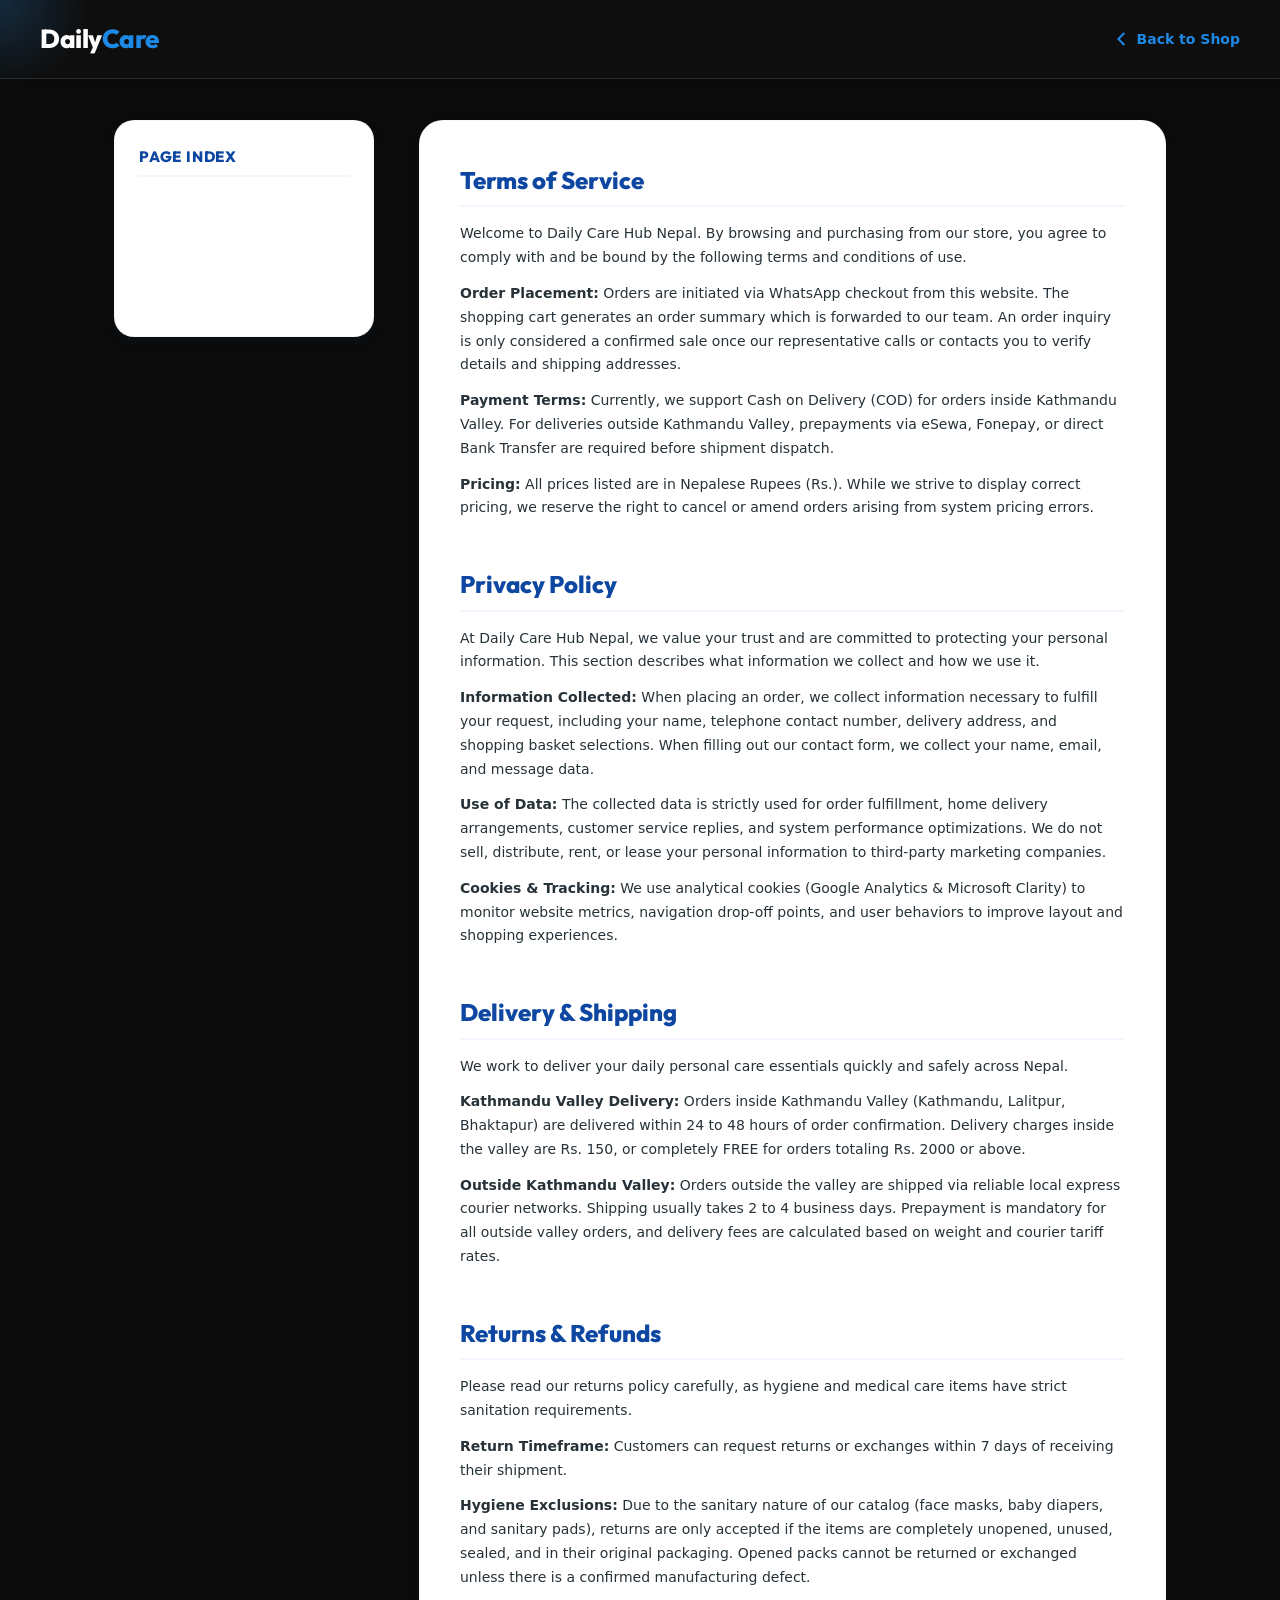
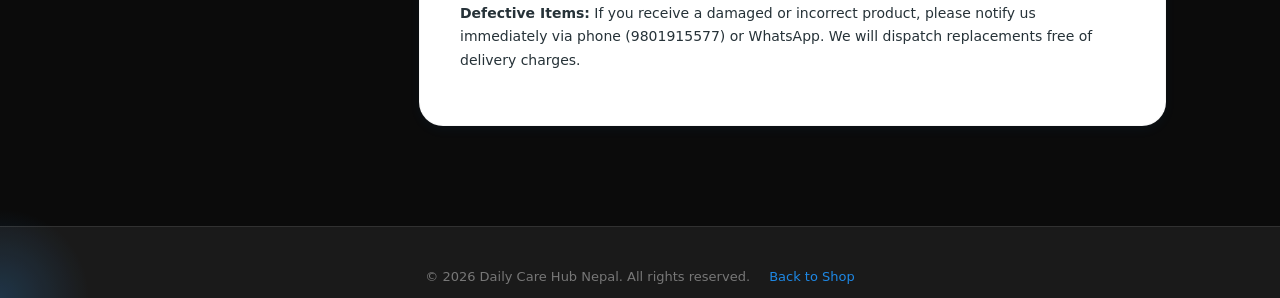
<file: legal.html>
<!DOCTYPE html>
<html lang="en">
<head>
  <meta charset="UTF-8">
  <meta name="viewport" content="width=device-width, initial-scale=1.0">
  <title>Policies - Daily Care Hub Nepal</title>
  
  <meta name="description" content="Read our Terms of Service, Privacy Policy, Delivery Guidelines, and Returns & Refunds Policy for Daily Care Hub Nepal.">
  <meta name="robots" content="noindex, follow">

  <!-- GOOGLE FONTS -->
  <link rel="preconnect" href="https://fonts.googleapis.com">
  <link rel="preconnect" href="https://fonts.gstatic.com" crossorigin>
  <link href="https://fonts.googleapis.com/css2?family=Outfit:wght@400;600;700;800&family=Poppins:wght@300;400;500;600;700&display=swap" rel="stylesheet">

  <link rel="stylesheet" href="style.css">
</head>
<body class="legal-body">

  <!-- DYNAMIC CURSOR GLOW -->
  <div class="cursor-glow"></div>

  <!-- HEADER / MINI NAVBAR -->
  <header class="legal-header">
    <div class="container nav">
      <h2 class="logo" onclick="window.location.href='index.html'" style="cursor:pointer">Daily<span>Care</span></h2>
      <a href="index.html" class="legal-back-btn" style="margin-bottom:0">
        <svg viewBox="0 0 24 24" width="16" height="16" fill="currentColor" aria-hidden="true" style="transform: rotate(180deg)">
          <path d="M5.88 4.12L13.76 12l-7.88 7.88L8 22l10-10L8 2L5.88 4.12z"/>
        </svg>
        Back to Shop
      </a>
    </div>
  </header>

  <!-- CONTENT GRID -->
  <div class="legal-container">
    <div class="legal-grid">
      
      <!-- STICKY SIDEBAR INDEX -->
      <aside class="legal-sidebar">
        <h3>Page Index</h3>
        <nav class="legal-menu" aria-label="Legal document links">
          <a href="#terms" class="active">Terms of Service</a>
          <a href="#privacy">Privacy Policy</a>
          <a href="#delivery">Delivery & Shipping</a>
          <a href="#returns">Returns & Refunds</a>
        </nav>
      </aside>

      <!-- POLICY SECTIONS -->
      <main class="legal-content-card">
        
        <!-- TERMS OF SERVICE -->
        <section id="terms" class="legal-section">
          <h2>Terms of Service</h2>
          <p>Welcome to Daily Care Hub Nepal. By browsing and purchasing from our store, you agree to comply with and be bound by the following terms and conditions of use.</p>
          <p><strong>Order Placement:</strong> Orders are initiated via WhatsApp checkout from this website. The shopping cart generates an order summary which is forwarded to our team. An order inquiry is only considered a confirmed sale once our representative calls or contacts you to verify details and shipping addresses.</p>
          <p><strong>Payment Terms:</strong> Currently, we support Cash on Delivery (COD) for orders inside Kathmandu Valley. For deliveries outside Kathmandu Valley, prepayments via eSewa, Fonepay, or direct Bank Transfer are required before shipment dispatch.</p>
          <p><strong>Pricing:</strong> All prices listed are in Nepalese Rupees (Rs.). While we strive to display correct pricing, we reserve the right to cancel or amend orders arising from system pricing errors.</p>
        </section>

        <!-- PRIVACY POLICY -->
        <section id="privacy" class="legal-section">
          <h2>Privacy Policy</h2>
          <p>At Daily Care Hub Nepal, we value your trust and are committed to protecting your personal information. This section describes what information we collect and how we use it.</p>
          <p><strong>Information Collected:</strong> When placing an order, we collect information necessary to fulfill your request, including your name, telephone contact number, delivery address, and shopping basket selections. When filling out our contact form, we collect your name, email, and message data.</p>
          <p><strong>Use of Data:</strong> The collected data is strictly used for order fulfillment, home delivery arrangements, customer service replies, and system performance optimizations. We do not sell, distribute, rent, or lease your personal information to third-party marketing companies.</p>
          <p><strong>Cookies & Tracking:</strong> We use analytical cookies (Google Analytics & Microsoft Clarity) to monitor website metrics, navigation drop-off points, and user behaviors to improve layout and shopping experiences.</p>
        </section>

        <!-- DELIVERY & SHIPPING -->
        <section id="delivery" class="legal-section">
          <h2>Delivery & Shipping</h2>
          <p>We work to deliver your daily personal care essentials quickly and safely across Nepal.</p>
          <p><strong>Kathmandu Valley Delivery:</strong> Orders inside Kathmandu Valley (Kathmandu, Lalitpur, Bhaktapur) are delivered within 24 to 48 hours of order confirmation. Delivery charges inside the valley are Rs. 150, or completely FREE for orders totaling Rs. 2000 or above.</p>
          <p><strong>Outside Kathmandu Valley:</strong> Orders outside the valley are shipped via reliable local express courier networks. Shipping usually takes 2 to 4 business days. Prepayment is mandatory for all outside valley orders, and delivery fees are calculated based on weight and courier tariff rates.</p>
        </section>

        <!-- RETURNS & REFUNDS -->
        <section id="returns" class="legal-section">
          <h2>Returns & Refunds</h2>
          <p>Please read our returns policy carefully, as hygiene and medical care items have strict sanitation requirements.</p>
          <p><strong>Return Timeframe:</strong> Customers can request returns or exchanges within 7 days of receiving their shipment.</p>
          <p><strong>Hygiene Exclusions:</strong> Due to the sanitary nature of our catalog (face masks, baby diapers, and sanitary pads), returns are only accepted if the items are completely unopened, unused, sealed, and in their original packaging. Opened packs cannot be returned or exchanged unless there is a confirmed manufacturing defect.</p>
          <p><strong>Defective Items:</strong> If you receive a damaged or incorrect product, please notify us immediately via phone (9801915577) or WhatsApp. We will dispatch replacements free of delivery charges.</p>
        </section>

      </main>
      
    </div>
  </div>

  <footer class="footer" style="padding-top: 30px; margin-top: 40px;">
    <div class="container footer-bottom" style="border-top:none; padding:10px 0;">
      <p>&copy; 2026 Daily Care Hub Nepal. All rights reserved. <a href="index.html" style="color:var(--primary); text-decoration:none; margin-left:15px;">Back to Shop</a></p>
    </div>
  </footer>

  <!-- TOAST NOTIFICATION CONTAINER -->
  <div id="toast-container" class="toast-container" aria-live="assertive" aria-atomic="true"></div>

  <!-- JAVASCRIPT -->
  <script src="script.js" defer></script>
</body>
</html>
</file>
<file: style.css>
:root {
  --primary: #1e88e5;
  --primary-hover: #1565c0;
  --primary-rgb: 30, 136, 229;
  --dark: #0d47a1;
  --soft: #f3f7fd;
  --accent: #ffb74d;
  
  --text-main: #263238;
  --text-muted: #546e7a;
  --card-bg: rgba(255, 255, 255, 0.85);
  
  --shadow-sm: 0 4px 12px rgba(30, 136, 229, 0.05);
  --shadow-md: 0 10px 30px rgba(30, 136, 229, 0.08);
  --shadow-lg: 0 20px 50px rgba(13, 71, 161, 0.15);
  
  --font-body: 'Poppins', sans-serif;
  --font-heading: 'Outfit', sans-serif;
  --transition: all 0.3s cubic-bezier(0.4, 0, 0.2, 1);
}

/* RESET */
* {
  margin: 0;
  padding: 0;
  box-sizing: border-box;
}

html {
  scroll-behavior: smooth;
}

/* KEYBOARD NAVIGATION ACCESSIBILITY */
:focus-visible {
  outline: 3px solid var(--accent) !important;
  outline-offset: 3px !important;
}

/* GLOBAL */
body {
  font-family: var(--font-body);
  background: linear-gradient(135deg, #e6f0ff, #f3f7fd);
  color: var(--text-main);
  overflow-x: hidden;
  line-height: 1.6;
}

/* FLOATING BG LOGO */
body::before {
  content: "";
  position: fixed;
  top: 50%;
  left: 50%;
  width: 500px;
  height: 500px;
  background-image: url('images/imageshero.jpg.jpeg');
  background-repeat: no-repeat;
  background-position: center;
  background-size: contain;
  transform: translate(-50%, -50%);
  opacity: 0.12;
  filter: grayscale(100%) contrast(130%) blur(0.5px)
          drop-shadow(0 0 60px rgba(30,136,229,0.4));
  pointer-events: none;
  z-index: -2;
  animation: floatLogo 8s ease-in-out infinite;
}

@keyframes floatLogo {
  0% { transform: translate(-50%, -50%) translateY(0px); }
  50% { transform: translate(-50%, -50%) translateY(-20px); }
  100% { transform: translate(-50%, -50%) translateY(0px); }
}

/* CONTAINER */
.container {
  max-width: 1200px;
  margin: 0 auto;
  padding: 0 24px;
}

.section {
  padding: 100px 0;
}

.section-header {
  text-align: center;
  margin-bottom: 50px;
}

.section-header h2 {
  font-family: var(--font-heading);
  font-size: 38px;
  font-weight: 800;
  color: var(--dark);
}

.section-header p {
  color: var(--text-muted);
  font-size: 16px;
  margin-top: 10px;
}

/* CURSOR GLOW */
.cursor-glow {
  position: fixed;
  width: 180px;
  height: 180px;
  background: radial-gradient(circle, rgba(30,136,229,0.22), transparent 70%);
  border-radius: 50%;
  pointer-events: none;
  transform: translate(-50%, -50%);
  z-index: 9999;
  mix-blend-mode: screen;
}

/* HEADER & NAVBAR */
header {
  position: fixed;
  width: 100%;
  backdrop-filter: blur(15px);
  -webkit-backdrop-filter: blur(15px);
  background: rgba(255,255,255,0.7);
  z-index: 1000;
  border-bottom: 1px solid rgba(255,255,255,0.3);
  box-shadow: 0 2px 20px rgba(30,136,229,0.03);
}

.nav {
  display: flex;
  justify-content: space-between;
  align-items: center;
  padding: 18px 0;
}

.logo {
  font-family: var(--font-heading);
  font-weight: 800;
  font-size: 26px;
  color: var(--dark);
  letter-spacing: -0.5px;
}

.logo span {
  color: var(--primary);
}

nav a {
  margin: 0 20px;
  text-decoration: none;
  color: var(--text-main);
  font-weight: 500;
  font-size: 15px;
  transition: var(--transition);
  position: relative;
}

nav a::after {
  content: "";
  position: absolute;
  bottom: -6px;
  left: 0;
  width: 0;
  height: 2px;
  background-color: var(--primary);
  transition: var(--transition);
}

nav a:hover::after {
  width: 100%;
}

nav a:hover {
  color: var(--primary);
}

.nav-controls {
  display: flex;
  align-items: center;
  gap: 15px;
}

/* CART BUTTON */
.cart-btn {
  cursor: pointer;
  background: rgba(30, 136, 229, 0.1);
  color: var(--primary);
  padding: 10px;
  border-radius: 50%;
  display: flex;
  align-items: center;
  justify-content: center;
  transition: var(--transition);
  position: relative;
}

.cart-btn:hover {
  background: var(--primary);
  color: white;
  transform: translateY(-2px);
}

#cart-count {
  position: absolute;
  top: -4px;
  right: -4px;
  background: var(--accent);
  color: white;
  font-size: 11px;
  font-weight: 700;
  width: 18px;
  height: 18px;
  border-radius: 50%;
  display: flex;
  align-items: center;
  justify-content: center;
  border: 2px solid white;
}

/* HAMBURGER TOGGLE */
.menu-toggle {
  display: none;
  flex-direction: column;
  justify-content: space-between;
  width: 24px;
  height: 18px;
  background: transparent;
  border: none;
  cursor: pointer;
  padding: 0;
  z-index: 1600;
}

.menu-toggle span {
  width: 100%;
  height: 2px;
  background-color: var(--dark);
  border-radius: 2px;
  transition: var(--transition);
}

.menu-toggle.active span:nth-child(1) {
  transform: translateY(8px) rotate(45deg);
}

.menu-toggle.active span:nth-child(2) {
  opacity: 0;
}

.menu-toggle.active span:nth-child(3) {
  transform: translateY(-8px) rotate(-45deg);
}

/* HERO SECTION */
.hero {
  height: 100vh;
  background:
    radial-gradient(circle at 15% 15%, rgba(30,136,229,0.25), transparent 45%),
    radial-gradient(circle at 85% 85%, rgba(66,165,245,0.25), transparent 45%),
    linear-gradient(rgba(0,0,0,0.45), rgba(0,0,0,0.6)),
    url('images/imageshero.jpg.jpeg') center/cover no-repeat;
  display: flex;
  align-items: center;
  justify-content: center;
  perspective: 1000px;
}

.glass {
  backdrop-filter: blur(20px);
  -webkit-backdrop-filter: blur(20px);
  background: rgba(255,255,255,0.06);
  padding: 50px 70px;
  border-radius: 30px;
  text-align: center;
  color: white;
  border: 1px solid rgba(255,255,255,0.18);
  box-shadow: 0 25px 80px rgba(0,0,0,0.4);
  max-width: 650px;
  width: 90%;
  transition: transform 0.2s ease-out;
}

.hero-title {
  font-family: var(--font-heading);
  font-size: 52px;
  font-weight: 800;
  line-height: 1.2;
}

.hero-tagline {
  font-size: 19px;
  margin-top: 15px;
  opacity: 0.9;
}

.hero-buttons {
  margin-top: 30px;
}

/* BUTTONS */
.btn {
  padding: 14px 32px;
  border-radius: 50px;
  font-family: var(--font-body);
  font-size: 15px;
  font-weight: 600;
  color: white;
  text-decoration: none;
  border: none;
  cursor: pointer;
  display: inline-flex;
  align-items: center;
  justify-content: center;
  position: relative;
  overflow: hidden;
  transition: var(--transition);
  background: linear-gradient(135deg, var(--primary), #42a5f5);
  box-shadow: 0 4px 15px rgba(30,136,229,0.25);
  outline: none;
}

.btn:hover {
  transform: translateY(-3px);
  box-shadow: 0 10px 25px rgba(30,136,229,0.4);
}

.btn::before {
  content: "";
  position: absolute;
  top: 0;
  left: -120%;
  width: 100%;
  height: 100%;
  background: linear-gradient(120deg, transparent, rgba(255,255,255,0.4), transparent);
  transition: 0.6s;
}

.btn:hover::before {
  left: 120%;
}

.btn-secondary {
  background: var(--soft);
  color: var(--primary);
  border: 1px solid rgba(30, 136, 229, 0.2);
  box-shadow: none;
}

.btn-secondary:hover {
  background: var(--primary);
  color: white;
  border-color: var(--primary);
  box-shadow: 0 6px 18px rgba(30,136,229,0.2);
}

.btn-primary {
  width: 100%;
}

/* CONTROLS (SEARCH & FILTER) */
.shop-controls {
  display: flex;
  justify-content: space-between;
  align-items: center;
  flex-wrap: wrap;
  gap: 20px;
  margin-bottom: 45px;
}

.category-filters {
  display: flex;
  gap: 10px;
}

.filter-btn {
  background: white;
  border: 1px solid rgba(30, 136, 229, 0.15);
  color: var(--text-muted);
  padding: 10px 22px;
  border-radius: 30px;
  font-weight: 600;
  font-size: 14px;
  cursor: pointer;
  transition: var(--transition);
  font-family: var(--font-body);
}

.filter-btn.active, .filter-btn:hover {
  background: var(--primary);
  color: white;
  border-color: var(--primary);
  box-shadow: 0 6px 15px rgba(30, 136, 229, 0.2);
}

.search-box {
  position: relative;
  width: 320px;
  max-width: 100%;
}

.search-box input {
  width: 100%;
  padding: 12px 20px 12px 48px;
  border-radius: 30px;
  border: 1px solid rgba(30, 136, 229, 0.15);
  background: white;
  font-family: inherit;
  font-size: 14px;
  transition: var(--transition);
  outline: none;
}

.search-box input:focus {
  border-color: var(--primary);
  box-shadow: 0 0 0 4px rgba(30, 136, 229, 0.1);
}

.search-icon {
  position: absolute;
  left: 18px;
  top: 50%;
  transform: translateY(-50%);
  color: var(--text-muted);
  pointer-events: none;
  display: flex;
  align-items: center;
}

/* PRODUCTS GRID & CARDS */
.grid {
  display: grid;
  grid-template-columns: repeat(auto-fill, minmax(260px, 1fr));
  gap: 30px;
}

.card {
  background: var(--card-bg);
  border: 1px solid rgba(255, 255, 255, 0.6);
  border-radius: 24px;
  overflow: hidden;
  box-shadow: var(--shadow-sm);
  transition: var(--transition);
  display: flex;
  flex-direction: column;
}

.card-img-wrapper {
  width: 100%;
  height: 240px;
  overflow: hidden;
  position: relative;
  background: #f0f4f8;
}

.card img {
  width: 100%;
  height: 100%;
  object-fit: cover;
  transition: var(--transition);
}

.card:hover img {
  transform: scale(1.06);
}

.card-info {
  padding: 24px;
  display: flex;
  flex-direction: column;
  flex-grow: 1;
  text-align: left;
}

.category-tag {
  font-size: 11px;
  font-weight: 700;
  text-transform: uppercase;
  color: var(--primary);
  letter-spacing: 0.8px;
  margin-bottom: 8px;
}

.card-info h3 {
  font-family: var(--font-heading);
  font-size: 20px;
  font-weight: 700;
  color: var(--text-main);
  margin-bottom: 6px;
  line-height: 1.3;
}

.price {
  font-size: 18px;
  font-weight: 700;
  color: var(--dark);
  margin-bottom: 20px;
}

.card:hover {
  transform: translateY(-8px);
  box-shadow: var(--shadow-md);
  border-color: rgba(30, 136, 229, 0.25);
}

/* MODAL / POPUP DETAILS */
.popup {
  display: none;
  position: fixed;
  inset: 0;
  background: rgba(13, 71, 161, 0.35);
  backdrop-filter: blur(12px);
  -webkit-backdrop-filter: blur(12px);
  justify-content: center;
  align-items: center;
  z-index: 2000;
  padding: 24px;
}

.popup-content {
  background: white;
  border-radius: 28px;
  width: 100%;
  max-width: 760px;
  padding: 35px;
  position: relative;
  box-shadow: var(--shadow-lg);
  animation: fadeUp 0.4s cubic-bezier(0.16, 1, 0.3, 1);
  border: 1px solid rgba(255, 255, 255, 0.8);
}

.close-btn {
  position: absolute;
  top: 20px;
  right: 20px;
  font-size: 32px;
  color: var(--text-muted);
  cursor: pointer;
  transition: var(--transition);
  line-height: 1;
  width: 36px;
  height: 36px;
  display: flex;
  align-items: center;
  justify-content: center;
  border-radius: 50%;
  background: var(--soft);
  border: none;
}

.close-btn:hover {
  background: rgba(30, 136, 229, 0.15);
  color: var(--primary);
  transform: scale(1.05);
}

.popup-layout {
  display: grid;
  grid-template-columns: 1fr 1.2fr;
  gap: 35px;
  align-items: center;
}

.popup-media {
  border-radius: 18px;
  overflow: hidden;
  box-shadow: var(--shadow-sm);
  height: 320px;
  background: #f0f4f8;
}

.popup-media img {
  width: 100%;
  height: 100%;
  object-fit: cover;
  display: block; /* Prevent inline spacing issues on mobile */
}

.popup-details-info {
  text-align: left;
}

.popup-details-info h2 {
  font-family: var(--font-heading);
  font-size: 30px;
  font-weight: 800;
  color: var(--dark);
  margin-bottom: 6px;
}

.popup-price {
  font-size: 22px;
  font-weight: 700;
  color: var(--primary);
  margin-bottom: 20px;
}

.details-section {
  margin-bottom: 20px;
}

.details-section h4 {
  font-family: var(--font-heading);
  font-size: 14px;
  text-transform: uppercase;
  letter-spacing: 0.5px;
  color: var(--text-muted);
  margin-bottom: 10px;
}

.details-list {
  list-style: none;
}

.details-list li {
  font-size: 14px;
  color: var(--text-main);
  padding-left: 22px;
  position: relative;
  margin-bottom: 8px;
}

.details-list li::before {
  content: "✓";
  position: absolute;
  left: 0;
  color: var(--primary);
  font-weight: bold;
}

/* QUANTITY ADJUSTER */
.quantity-control-wrapper {
  display: flex;
  align-items: center;
  gap: 15px;
  margin: 20px 0 25px;
}

.quantity-control-wrapper label {
  font-weight: 600;
  font-size: 14px;
  color: var(--text-main);
}

.qty-selector {
  display: flex;
  align-items: center;
  border: 1px solid rgba(30, 136, 229, 0.18);
  border-radius: 30px;
  overflow: hidden;
  background: var(--soft);
  width: 110px;
  height: 36px;
}

.qty-btn {
  background: transparent;
  border: none;
  width: 32px;
  height: 100%;
  cursor: pointer;
  font-weight: bold;
  font-size: 16px;
  color: var(--primary);
  transition: var(--transition);
  display: flex;
  align-items: center;
  justify-content: center;
}

.qty-btn:hover {
  background: rgba(30, 136, 229, 0.1);
}

.qty-selector input {
  width: 46px;
  height: 100%;
  border: none;
  background: transparent;
  text-align: center;
  font-family: inherit;
  font-size: 14px;
  font-weight: 600;
  color: var(--text-main);
  outline: none;
  -moz-appearance: textfield;
}

.qty-selector input::-webkit-outer-spin-button,
.qty-selector input::-webkit-inner-spin-button {
  -webkit-appearance: none;
  margin: 0;
}

/* SLIDE-OUT CART DRAWER */
.cart-overlay {
  position: fixed;
  inset: 0;
  background: rgba(13, 71, 161, 0.2);
  backdrop-filter: blur(6px);
  -webkit-backdrop-filter: blur(6px);
  z-index: 1400;
  opacity: 0;
  pointer-events: none;
  transition: opacity 0.4s ease;
}

.cart-overlay.active {
  opacity: 1;
  pointer-events: auto;
}

.cart {
  position: fixed;
  right: 0;
  top: 0;
  width: 400px;
  max-width: 100%;
  height: 100vh;
  background: rgba(255, 255, 255, 0.88);
  backdrop-filter: blur(25px);
  -webkit-backdrop-filter: blur(25px);
  border-left: 1px solid rgba(255, 255, 255, 0.3);
  padding: 35px 30px;
  box-shadow: -10px 0 35px rgba(0,0,0,0.08);
  z-index: 1500;
  display: flex;
  flex-direction: column;
  transform: translateX(105%);
  transition: transform 0.4s cubic-bezier(0.16, 1, 0.3, 1);
}

.cart.active {
  transform: translateX(0);
}

.cart-header {
  display: flex;
  justify-content: space-between;
  align-items: center;
  margin-bottom: 25px;
  border-bottom: 1px solid rgba(30, 136, 229, 0.1);
  padding-bottom: 15px;
}

.cart-header h2 {
  font-family: var(--font-heading);
  font-size: 24px;
  font-weight: 800;
  color: var(--dark);
}

.close-cart {
  font-size: 32px;
  cursor: pointer;
  color: var(--text-muted);
  transition: var(--transition);
  width: 32px;
  height: 32px;
  display: flex;
  align-items: center;
  justify-content: center;
  background: transparent;
  border: none;
}

.close-cart:hover {
  color: var(--primary);
}

.cart-items-container {
  flex-grow: 1;
  overflow-y: auto;
  margin-bottom: 20px;
  padding-right: 5px;
}

.cart-items-container::-webkit-scrollbar {
  width: 5px;
}

.cart-items-container::-webkit-scrollbar-track {
  background: transparent;
}

.cart-items-container::-webkit-scrollbar-thumb {
  background: rgba(30, 136, 229, 0.15);
  border-radius: 10px;
}

.cart-item {
  display: flex;
  gap: 15px;
  padding: 15px 0;
  border-bottom: 1px solid rgba(30, 136, 229, 0.06);
  align-items: center;
}

.cart-item-img {
  width: 65px;
  height: 65px;
  border-radius: 12px;
  overflow: hidden;
  object-fit: cover;
  background: #f0f4f8;
}

.cart-item-info {
  flex-grow: 1;
  text-align: left;
}

.cart-item-info h4 {
  font-family: var(--font-heading);
  font-size: 15px;
  font-weight: 700;
  color: var(--text-main);
  margin-bottom: 3px;
}

.cart-item-info .item-price {
  font-size: 13px;
  color: var(--primary);
  font-weight: 600;
}

.cart-item-qty-actions {
  display: flex;
  align-items: center;
  gap: 5px;
  margin-top: 5px;
}

.cart-item-qty-actions button {
  background: var(--soft);
  border: 1px solid rgba(30, 136, 229, 0.15);
  width: 22px;
  height: 22px;
  border-radius: 50%;
  cursor: pointer;
  display: flex;
  align-items: center;
  justify-content: center;
  font-size: 11px;
  font-weight: 700;
  color: var(--primary);
  transition: var(--transition);
}

.cart-item-qty-actions button:hover {
  background: var(--primary);
  color: white;
}

.cart-item-qty-actions span {
  font-size: 12px;
  font-weight: 600;
  width: 20px;
  text-align: center;
}

.cart-item-actions {
  display: flex;
  flex-direction: column;
  align-items: flex-end;
  gap: 8px;
}

.remove-item-btn {
  background: transparent;
  border: none;
  color: #e57373;
  cursor: pointer;
  font-size: 11px;
  font-weight: 600;
  transition: var(--transition);
}

.remove-item-btn:hover {
  color: #d32f2f;
  text-decoration: underline;
}

.cart-footer {
  border-top: 1px solid rgba(30, 136, 229, 0.10);
  padding-top: 20px;
}

.total-row {
  display: flex;
  justify-content: space-between;
  align-items: center;
  font-size: 16px;
  font-weight: 600;
  color: var(--text-muted);
  margin-bottom: 20px;
}

.total-row .total-price {
  font-size: 24px;
  color: var(--dark);
  font-weight: 800;
  font-family: var(--font-heading);
}

.checkout-btn {
  width: 100%;
  text-align: center;
  padding: 15px 20px;
  display: flex;
  align-items: center;
  justify-content: center;
  gap: 10px;
  font-weight: 600;
  background: linear-gradient(135deg, #25d366, #128c7e);
  border: none;
  box-shadow: 0 4px 15px rgba(37, 211, 102, 0.2);
}

.checkout-btn:hover {
  box-shadow: 0 10px 25px rgba(37, 211, 102, 0.35);
  transform: translateY(-2px);
}

.whatsapp-icon {
  fill: currentColor;
}

/* CONTACT & FOOTER */
.footer {
  background: #091a33;
  color: rgba(255, 255, 255, 0.7);
  padding: 80px 0 0;
  text-align: left;
  position: relative;
}

.footer-grid {
  display: grid;
  grid-template-columns: 1.2fr 1.5fr 1fr;
  gap: 50px;
  margin-bottom: 50px;
}

.footer-brand .logo {
  color: white;
  margin-bottom: 20px;
}

.footer-brand p {
  font-size: 14px;
  line-height: 1.7;
  max-width: 400px;
  margin-bottom: 25px;
}

.footer-contact-info {
  display: flex;
  flex-direction: column;
  gap: 15px;
}

.footer-links h3, .footer-contact h3, .footer-form h3 {
  color: white;
  font-family: var(--font-heading);
  font-size: 18px;
  font-weight: 700;
  margin-bottom: 22px;
}

.footer-links {
  display: flex;
  flex-direction: column;
  gap: 12px;
}

.footer-links a {
  color: rgba(255, 255, 255, 0.7);
  text-decoration: none;
  font-size: 14px;
  transition: var(--transition);
}

.footer-links a:hover {
  color: var(--primary);
  padding-left: 5px;
}

.contact-method {
  display: flex;
  align-items: center;
  gap: 12px;
  font-size: 14px;
}

.contact-method a {
  color: rgba(255, 255, 255, 0.7);
  text-decoration: none;
  transition: var(--transition);
}

.contact-method a:hover {
  color: var(--primary);
}

.contact-method svg {
  color: var(--primary);
  flex-shrink: 0;
}

/* INTERACTIVE FOOTER CONTACT FORM STYLES */
.footer-form {
  background: rgba(255, 255, 255, 0.03);
  border: 1px solid rgba(255, 255, 255, 0.07);
  padding: 30px;
  border-radius: 20px;
  backdrop-filter: blur(10px);
  -webkit-backdrop-filter: blur(10px);
}

.form-group {
  margin-bottom: 18px;
  text-align: left;
  display: flex;
  flex-direction: column;
  gap: 5px;
}

.form-group label {
  font-size: 13px;
  font-weight: 600;
  color: rgba(255, 255, 255, 0.85);
}

.form-group label .required {
  color: #ff8a80;
}

.form-group input, .form-group textarea {
  width: 100%;
  padding: 10px 14px;
  background: rgba(255, 255, 255, 0.06);
  border: 1px solid rgba(255, 255, 255, 0.15);
  border-radius: 10px;
  color: white;
  font-family: var(--font-body);
  font-size: 14px;
  transition: var(--transition);
  outline: none;
}

.form-group input:focus, .form-group textarea:focus {
  border-color: var(--primary);
  background: rgba(255, 255, 255, 0.1);
  box-shadow: 0 0 0 3px rgba(30, 136, 229, 0.15);
}

.form-group input::placeholder, .form-group textarea::placeholder {
  color: rgba(255, 255, 255, 0.35);
}

.error-msg {
  font-size: 11px;
  color: #ff8a80;
  margin-top: 2px;
  display: block;
  min-height: 15px;
  font-weight: 500;
}

.footer-bottom {
  border-top: 1px solid rgba(255, 255, 255, 0.08);
  padding: 25px 0;
  text-align: center;
  font-size: 13px;
  color: rgba(255, 255, 255, 0.45);
}

/* TOAST MESSAGES */
.toast-container {
  position: fixed;
  bottom: 25px;
  right: 25px;
  z-index: 3000;
  display: flex;
  flex-direction: column;
  gap: 10px;
  pointer-events: none;
}

.toast {
  background: var(--dark);
  color: white;
  padding: 14px 22px;
  border-radius: 14px;
  box-shadow: var(--shadow-lg);
  font-size: 14px;
  font-weight: 500;
  display: flex;
  align-items: center;
  gap: 10px;
  transform: translateY(50px);
  opacity: 0;
  animation: toastSlideIn 0.3s forwards, toastFadeOut 0.3s 2.7s forwards;
  pointer-events: auto;
  border-left: 4px solid var(--accent);
}

@keyframes toastSlideIn {
  to {
    transform: translateY(0);
    opacity: 1;
  }
}

@keyframes toastFadeOut {
  to {
    transform: translateY(-20px);
    opacity: 0;
  }
}

/* SCROLL ANIMATION */
.fade {
  opacity: 0;
  transform: translateY(30px);
  transition: opacity 0.8s cubic-bezier(0.16, 1, 0.3, 1), transform 0.8s cubic-bezier(0.16, 1, 0.3, 1);
}

.show {
  opacity: 1;
  transform: translateY(0);
}

/* POPUP FADE UP ANIMATION */
@keyframes fadeUp {
  from {
    opacity: 0;
    transform: translateY(40px);
  }
  to {
    opacity: 1;
    transform: translateY(0);
  }
}

/* LEGAL PAGE SPECIFIC STYLES */
.legal-body {
  background: #f4f7fa;
}

.legal-header {
  position: fixed;
  width: 100%;
  background: white;
  border-bottom: 1px solid rgba(0,0,0,0.06);
  z-index: 1000;
  box-shadow: 0 2px 10px rgba(0,0,0,0.02);
}

.legal-container {
  max-width: 1100px;
  margin: 0 auto;
  padding: 120px 24px 60px;
}

.legal-back-btn {
  display: inline-flex;
  align-items: center;
  gap: 8px;
  color: var(--primary);
  text-decoration: none;
  font-weight: 600;
  margin-bottom: 25px;
  transition: var(--transition);
  font-size: 14px;
}

.legal-back-btn:hover {
  color: var(--dark);
  transform: translateX(-4px);
}

.legal-grid {
  display: grid;
  grid-template-columns: 260px 1fr;
  gap: 45px;
}

.legal-sidebar {
  position: sticky;
  top: 100px;
  height: fit-content;
  background: white;
  padding: 24px;
  border-radius: 20px;
  box-shadow: var(--shadow-sm);
  border: 1px solid rgba(0,0,0,0.04);
}

.legal-sidebar h3 {
  font-family: var(--font-heading);
  font-size: 15px;
  font-weight: 800;
  text-transform: uppercase;
  letter-spacing: 0.8px;
  color: var(--dark);
  margin-bottom: 15px;
  border-bottom: 2px solid var(--soft);
  padding-bottom: 6px;
  text-align: left;
}

.legal-menu {
  list-style: none;
  display: flex;
  flex-direction: column;
  gap: 10px;
  text-align: left;
}

.legal-menu a {
  color: var(--text-muted);
  text-decoration: none;
  font-size: 14px;
  font-weight: 500;
  transition: var(--transition);
  display: block;
}

.legal-menu a:hover, .legal-menu a.active {
  color: var(--primary);
  font-weight: 600;
  padding-left: 4px;
}

.legal-content-card {
  background: white;
  padding: 40px;
  border-radius: 24px;
  box-shadow: var(--shadow-sm);
  border: 1px solid rgba(0,0,0,0.03);
  text-align: left;
}

.legal-section {
  margin-bottom: 45px;
  scroll-margin-top: 110px;
}

.legal-section:last-child {
  margin-bottom: 0;
}

.legal-section h2 {
  font-family: var(--font-heading);
  font-size: 24px;
  font-weight: 800;
  color: var(--dark);
  margin-bottom: 15px;
  border-bottom: 2px solid var(--soft);
  padding-bottom: 6px;
}

.legal-section p {
  font-size: 14px;
  color: var(--text-main);
  margin-bottom: 12px;
  line-height: 1.7;
}

.legal-section ul {
  list-style-type: disc;
  padding-left: 20px;
  margin-bottom: 15px;
}

.legal-section li {
  font-size: 14px;
  color: var(--text-main);
  margin-bottom: 6px;
  line-height: 1.6;
}

/* 404 PAGE SPECIFIC STYLES */
.error-page {
  height: 100vh;
  display: flex;
  align-items: center;
  justify-content: center;
  background: 
    radial-gradient(circle at 15% 15%, rgba(30,136,229,0.22), transparent 45%),
    radial-gradient(circle at 85% 85%, rgba(13,71,161,0.25), transparent 45%),
    #091a33;
  color: white;
  padding: 24px;
}

.error-container {
  backdrop-filter: blur(25px);
  -webkit-backdrop-filter: blur(25px);
  background: rgba(255, 255, 255, 0.04);
  border: 1px solid rgba(255, 255, 255, 0.1);
  padding: 60px 40px;
  border-radius: 30px;
  box-shadow: var(--shadow-lg);
  max-width: 500px;
  width: 100%;
  text-align: center;
}

.error-code {
  font-family: var(--font-heading);
  font-size: 100px;
  font-weight: 800;
  color: var(--accent);
  line-height: 1;
  margin-bottom: 15px;
  letter-spacing: -2px;
}

.error-container h1 {
  font-family: var(--font-heading);
  font-size: 24px;
  font-weight: 700;
  margin-bottom: 15px;
}

.error-container p {
  font-size: 15px;
  color: rgba(255, 255, 255, 0.7);
  margin-bottom: 30px;
  line-height: 1.6;
}

/* RESPONSIVE BREAKPOINTS */
@media (max-width: 992px) {
  .footer-grid {
    grid-template-columns: 1fr 1fr;
    gap: 40px;
  }
  .footer-brand {
    grid-column: span 1;
  }
  .footer-form {
    grid-column: span 1;
  }
  .footer-links {
    grid-column: span 2;
  }
  .popup-content {
    max-width: 600px;
    padding: 30px;
  }
  .popup-layout {
    grid-template-columns: 1fr;
    gap: 20px;
  }
  .popup-media {
    height: 240px;
  }
}

@media (max-width: 768px) {
  .hero-title {
    font-size: 38px;
  }
  .hero-tagline {
    font-size: 16px;
  }
  .section-header h2 {
    font-size: 30px;
  }
  .section {
    padding: 70px 0;
  }
  .shop-controls {
    flex-direction: column;
    align-items: stretch;
  }
  .category-filters {
    overflow-x: auto;
    padding-bottom: 5px;
    white-space: nowrap;
    -webkit-overflow-scrolling: touch;
  }
  .search-box {
    width: 100%;
  }
  
  /* MOBILE MENU OVERLAY */
  nav {
    position: fixed;
    top: 0;
    right: 0;
    width: 280px;
    height: 100vh;
    background: rgba(255, 255, 255, 0.96);
    backdrop-filter: blur(25px);
    -webkit-backdrop-filter: blur(25px);
    display: flex;
    flex-direction: column;
    justify-content: center;
    align-items: center;
    gap: 25px;
    transform: translateX(100%);
    transition: var(--transition);
    box-shadow: -10px 0 30px rgba(0,0,0,0.06);
    z-index: 1500;
  }
  
  nav.active {
    transform: translateX(0);
  }
  
  .menu-toggle {
    display: flex;
  }
  
  .footer-grid {
    grid-template-columns: 1fr;
    gap: 30px;
  }
  
  .footer-brand, .footer-form, .footer-links {
    grid-column: span 1;
  }
  
  /* LEGAL PAGE MOBILE RESPONSIVE */
  .legal-grid {
    grid-template-columns: 1fr;
    gap: 30px;
  }
  .legal-sidebar {
    position: relative;
    top: 0;
    width: 100%;
  }
  .legal-content-card {
    padding: 30px 20px;
  }
}

/* ===== PREMIUM DARK THEME ENHANCEMENTS ===== */

/* 1. ENHANCED DARK THEME COLORS & TYPOGRAPHY */
:root {
  --dark-bg: #0b0b0b;
  --dark-secondary: #1a1a1a;
  --dark-tertiary: #2a2a2a;
  --text-light: #ffffff;
  --text-secondary: #aaa;
  --text-tertiary: #777;
  --card-dark-bg: rgba(26, 26, 26, 0.8);
  --shadow-dark: 0 8px 32px rgba(0, 0, 0, 0.3);
  --shadow-dark-sm: 0 4px 16px rgba(0, 0, 0, 0.2);
}

/* 2. DARK BODY STYLING */
body {
  background-color: var(--dark-bg);
  color: var(--text-light);
}

body::before {
  opacity: 0.08;
}

/* 3. ENHANCED PRODUCT CARD REFINEMENT */
.card {
  border-radius: 16px;
  background: var(--card-dark-bg);
  border: 1px solid rgba(255, 255, 255, 0.1);
  box-shadow: var(--shadow-dark-sm);
  transition: all 0.3s ease;
}

.card:hover {
  transform: scale(1.03);
  box-shadow: var(--shadow-dark);
  border-color: rgba(30, 136, 229, 0.3);
}

.card-img-wrapper {
  border-radius: 16px 16px 0 0;
}

.card img {
  border-radius: 0;
  max-width: 100%;
  object-fit: cover;
}

.card-info {
  color: var(--text-light);
}

.card-info h3 {
  color: var(--text-light);
}

.card-info p {
  color: var(--text-secondary);
}

.price {
  color: var(--primary);
  font-weight: 700;
}

/* 4. IMPROVED GRID LAYOUT */
.grid {
  display: grid;
  grid-template-columns: repeat(auto-fit, minmax(180px, 1fr));
  gap: 20px;
}

/* 5. IMAGE ENHANCEMENTS */
img {
  max-width: 100%;
  border-radius: 12px;
  object-fit: cover;
}

.popup-media img,
.card-img-wrapper img,
.cart-item-img {
  max-width: 100%;
  border-radius: 12px;
  object-fit: cover;
}

/* 6. HERO SECTION ENHANCEMENT */
.hero {
  background:
    radial-gradient(circle at 15% 15%, rgba(30,136,229,0.35), transparent 45%),
    radial-gradient(circle at 85% 85%, rgba(66,165,245,0.35), transparent 45%),
    linear-gradient(rgba(0,0,0,0.5), rgba(0,0,0,0.7)),
    url('images/imageshero.jpg.jpeg') center/cover no-repeat;
}

.glass {
  text-align: center;
  transform: translateZ(0);
}

.hero-title,
.hero-tagline {
  color: var(--text-light);
}

/* 7. TYPOGRAPHY IMPROVEMENTS */
body {
  font-family: system-ui, -apple-system, sans-serif, 'Poppins';
}

h1, h2, h3, h4, h5, h6 {
  font-weight: 700;
}

.section-header h2 {
  color: var(--text-light);
}

.section-header p {
  color: var(--text-secondary);
}

/* 8. MICRO INTERACTIONS */
.btn {
  transition: all 0.3s ease;
}

.btn:hover {
  transition: all 0.3s ease;
}

.card,
.popup-content,
.cart,
nav a,
.filter-btn,
.search-box input {
  transition: all 0.3s ease;
}

/* 9. HEADER & NAVIGATION DARK MODE */
header {
  background: rgba(11, 11, 11, 0.8);
  backdrop-filter: blur(15px);
  -webkit-backdrop-filter: blur(15px);
  border-bottom: 1px solid rgba(255, 255, 255, 0.1);
  box-shadow: 0 2px 20px rgba(0, 0, 0, 0.3);
}

.logo {
  color: var(--text-light);
}

nav a {
  color: var(--text-secondary);
}

nav a:hover {
  color: var(--primary);
}

/* 10. SEARCH & FILTER DARK STYLING */
.search-box input {
  background: rgba(255, 255, 255, 0.08);
  border: 1px solid rgba(255, 255, 255, 0.15);
  color: var(--text-light);
}

.search-box input::placeholder {
  color: var(--text-tertiary);
}

.search-box input:focus {
  border-color: var(--primary);
  box-shadow: 0 0 0 4px rgba(30, 136, 229, 0.2);
  background: rgba(255, 255, 255, 0.12);
}

.search-icon {
  color: var(--text-secondary);
}

.filter-btn {
  background: rgba(255, 255, 255, 0.08);
  border: 1px solid rgba(255, 255, 255, 0.15);
  color: var(--text-secondary);
}

.filter-btn:hover,
.filter-btn.active {
  background: var(--primary);
  color: var(--text-light);
  border-color: var(--primary);
}

/* 11. POPUP DARK MODE */
.popup-content {
  background: var(--dark-secondary);
  border: 1px solid rgba(255, 255, 255, 0.1);
  color: var(--text-light);
  box-shadow: var(--shadow-dark);
}

.popup-details-info h2 {
  color: var(--text-light);
}

.popup-details-info p {
  color: var(--text-secondary);
}

.details-section h4 {
  color: var(--text-secondary);
}

.details-list li {
  color: var(--text-light);
}

.close-btn {
  background: rgba(255, 255, 255, 0.1);
  color: var(--text-secondary);
}

.close-btn:hover {
  background: rgba(30, 136, 229, 0.15);
  color: var(--primary);
}

/* 12. CART DARK MODE */
.cart {
  background: var(--dark-secondary);
  backdrop-filter: blur(25px);
  -webkit-backdrop-filter: blur(25px);
  border-left: 1px solid rgba(255, 255, 255, 0.1);
  box-shadow: -10px 0 35px rgba(0, 0, 0, 0.5);
  color: var(--text-light);
}

.cart-header {
  border-bottom: 1px solid rgba(255, 255, 255, 0.1);
}

.cart-header h2 {
  color: var(--text-light);
}

.cart-item {
  border-bottom: 1px solid rgba(255, 255, 255, 0.05);
}

.cart-item-info h4 {
  color: var(--text-light);
}

.cart-item-info .item-price {
  color: var(--primary);
}

.total-row {
  color: var(--text-secondary);
}

.total-row .total-price {
  color: var(--text-light);
}

.close-cart {
  color: var(--text-secondary);
}

.close-cart:hover {
  color: var(--primary);
}

/* 13. FOOTER DARK MODE REFINEMENT */
.footer {
  background: var(--dark-secondary);
  color: var(--text-secondary);
  border-top: 1px solid rgba(255, 255, 255, 0.1);
}

.footer-brand .logo {
  color: var(--text-light);
}

.footer-brand p {
  color: var(--text-secondary);
}

.footer-links h3,
.footer-contact h3,
.footer-form h3 {
  color: var(--text-light);
}

.footer-links a {
  color: var(--text-secondary);
  transition: all 0.3s ease;
}

.footer-links a:hover {
  color: var(--primary);
  padding-left: 5px;
}

.contact-method {
  color: var(--text-secondary);
}

.contact-method a {
  color: var(--text-secondary);
}

.contact-method a:hover {
  color: var(--primary);
}

.contact-method svg {
  color: var(--primary);
}

.footer-form {
  background: rgba(255, 255, 255, 0.05);
  border: 1px solid rgba(255, 255, 255, 0.1);
}

.form-group label {
  color: var(--text-light);
}

.form-group input,
.form-group textarea {
  background: rgba(255, 255, 255, 0.08);
  border: 1px solid rgba(255, 255, 255, 0.15);
  color: var(--text-light);
}

.form-group input::placeholder,
.form-group textarea::placeholder {
  color: var(--text-tertiary);
}

.form-group input:focus,
.form-group textarea:focus {
  border-color: var(--primary);
  background: rgba(255, 255, 255, 0.12);
  box-shadow: 0 0 0 3px rgba(30, 136, 229, 0.15);
}

.footer-bottom {
  border-top: 1px solid rgba(255, 255, 255, 0.1);
  color: var(--text-tertiary);
}

/* 14. TOAST NOTIFICATIONS DARK MODE */
.toast {
  background: var(--dark-secondary);
  border: 1px solid rgba(255, 255, 255, 0.1);
  box-shadow: var(--shadow-dark);
  border-left-color: var(--primary);
}

/* 15. MOBILE RESPONSIVE DARK MODE */
@media (max-width: 768px) {
  .grid {
    grid-template-columns: repeat(auto-fit, minmax(140px, 1fr));
    gap: 15px;
  }
  
  nav {
    background: rgba(11, 11, 11, 0.96);
    backdrop-filter: blur(25px);
    -webkit-backdrop-filter: blur(25px);
    border-right: 1px solid rgba(255, 255, 255, 0.1);
    box-shadow: -10px 0 30px rgba(0, 0, 0, 0.5);
  }
  
  nav a {
    color: var(--text-light);
  }
  
  .cart {
    width: 100%;
    max-width: 100%;
  }
}

/* 16. QUANTITY SELECTOR DARK MODE */
.qty-selector {
  background: rgba(255, 255, 255, 0.08);
  border: 1px solid rgba(255, 255, 255, 0.15);
}

.qty-selector input {
  color: var(--text-light);
}

.qty-btn {
  color: var(--primary);
}

.qty-btn:hover {
  background: rgba(30, 136, 229, 0.1);
}

.quantity-control-wrapper label {
  color: var(--text-light);
}

/* ===== FORCED DARK THEME OVERRIDE BLOCK ===== */
/* This block forces dark theme visibility by overriding existing styles */

/* 1. FORCE BODY DARK BACKGROUND (Override gradient) */
body {
  background: #0b0b0b !important;
  color: #ffffff !important;
}

/* 2. FORCE CARD DARK BACKGROUNDS */
.card {
  background: #1a1a1a !important;
  border-color: rgba(255, 255, 255, 0.15) !important;
  box-shadow: 0 4px 16px rgba(0, 0, 0, 0.3) !important;
}

.card:hover {
  background: #252525 !important;
  box-shadow: 0 8px 32px rgba(0, 0, 0, 0.4) !important;
}

.card-info {
  color: #ffffff !important;
}

.card-info h3 {
  color: #ffffff !important;
}

.card-info p {
  color: #aaa !important;
}

.price {
  color: #1e88e5 !important;
}

.category-tag {
  color: #1e88e5 !important;
}

/* 3. FORCE HEADER DARK MODE */
header {
  background: rgba(11, 11, 11, 0.92) !important;
  border-bottom-color: rgba(255, 255, 255, 0.1) !important;
}

.logo {
  color: #ffffff !important;
}

nav a {
  color: #aaa !important;
}

nav a:hover {
  color: #1e88e5 !important;
}

/* 4. FORCE SEARCH & FILTER DARK */
.search-box input {
  background: rgba(255, 255, 255, 0.08) !important;
  border-color: rgba(255, 255, 255, 0.15) !important;
  color: #ffffff !important;
}

.search-box input::placeholder {
  color: #777 !important;
}

.filter-btn {
  background: rgba(255, 255, 255, 0.08) !important;
  border-color: rgba(255, 255, 255, 0.15) !important;
  color: #aaa !important;
}

.filter-btn:hover,
.filter-btn.active {
  background: #1e88e5 !important;
  color: #ffffff !important;
  border-color: #1e88e5 !important;
}

/* 5. FORCE POPUP DARK MODE */
.popup-content {
  background: #1a1a1a !important;
  border-color: rgba(255, 255, 255, 0.1) !important;
  color: #ffffff !important;
}

.popup-details-info h2 {
  color: #ffffff !important;
}

.popup-details-info p {
  color: #aaa !important;
}

.close-btn {
  background: rgba(255, 255, 255, 0.1) !important;
  color: #aaa !important;
}

/* 6. FORCE CART DARK MODE */
.cart {
  background: #1a1a1a !important;
  border-left-color: rgba(255, 255, 255, 0.1) !important;
  color: #ffffff !important;
}

.cart-header h2 {
  color: #ffffff !important;
}

.cart-item {
  border-bottom-color: rgba(255, 255, 255, 0.05) !important;
}

.cart-item-info h4 {
  color: #ffffff !important;
}

.total-row .total-price {
  color: #ffffff !important;
}

/* 7. FORCE FOOTER DARK MODE */
.footer {
  background: #1a1a1a !important;
  color: #aaa !important;
  border-top-color: rgba(255, 255, 255, 0.1) !important;
}

.footer-brand .logo {
  color: #ffffff !important;
}

.footer-brand p {
  color: #aaa !important;
}

.footer-links h3,
.footer-contact h3,
.footer-form h3 {
  color: #ffffff !important;
}

.footer-links a {
  color: #aaa !important;
}

.footer-links a:hover {
  color: #1e88e5 !important;
}

/* 8. FORCE FORM DARK MODE */
.footer-form {
  background: rgba(255, 255, 255, 0.05) !important;
  border-color: rgba(255, 255, 255, 0.1) !important;
}

.form-group label {
  color: #ffffff !important;
}

.form-group input,
.form-group textarea {
  background: rgba(255, 255, 255, 0.08) !important;
  border-color: rgba(255, 255, 255, 0.15) !important;
  color: #ffffff !important;
}

.form-group input::placeholder,
.form-group textarea::placeholder {
  color: #777 !important;
}

/* 9. FORCE SECTION HEADERS */
.section-header h2 {
  color: #ffffff !important;
}

.section-header p {
  color: #aaa !important;
}

/* 10. FORCE TEXT COLORS */
.card-img-wrapper {
  background: #2a2a2a !important;
}

.popup-media {
  background: #2a2a2a !important;
}

.cart-item-img {
  background: #2a2a2a !important;
}

/* 11. FORCE QUANTITY SELECTOR */
.qty-selector {
  background: rgba(255, 255, 255, 0.08) !important;
  border-color: rgba(255, 255, 255, 0.15) !important;
}

.qty-selector input {
  color: #ffffff !important;
}

.quantity-control-wrapper label {
  color: #ffffff !important;
}

/* 12. FORCE HERO TEXT */
.hero-title,
.hero-tagline {
  color: #ffffff !important;
}

/* 13. REMOVE FLOATING LOGO VISIBILITY */
body::before {
  opacity: 0.05 !important;
}

/* ===== FORCE DARK MODE OVERRIDE (FINAL FIX) ===== */

html, body {
  background: #0b0b0b !important;
  color: #ffffff !important;
}

/* Remove gradient completely */
body {
  background-image: none !important;
}

/* HEADER */
header {
  background: rgba(15,15,15,0.95) !important;
  border-bottom: 1px solid rgba(255,255,255,0.1) !important;
}

/* CARDS */
.card {
  background: rgba(20,20,20,0.95) !important;
  color: #fff !important;
  border: 1px solid rgba(255,255,255,0.1) !important;
}

/* TEXT FIX */
.card-info h3,
.price,
nav a,
.section-header h2 {
  color: #ffffff !important;
}

/* SEARCH + FILTER */
.search-box input,
.filter-btn {
  background: rgba(255,255,255,0.08) !important;
  color: #fff !important;
  border: 1px solid rgba(255,255,255,0.15) !important;
}

/* GRID SPACING */
.grid {
  gap: 25px !important;
}

/* BODY BACKGROUND IMAGE REDUCE */
body::before {
  opacity: 0.05 !important;
}

html, body {
  background: #0b0b0b !important;
  color: #ffffff !important;
}

body {
  background-image: none !important;
}

header {
  background: rgba(15,15,15,0.95) !important;
  border-bottom: 1px solid rgba(255,255,255,0.1) !important;
}

.card {
  background: rgba(20,20,20,0.95) !important;
  color: #ffffff !important;
  border: 1px solid rgba(255,255,255,0.1) !important;
}

.card-info h3,
.price,
nav a,
.section-header h2 {
  color: #ffffff !important;
}

.search-box input,
.filter-btn {
  background: rgba(255,255,255,0.08) !important;
  color: #ffffff !important;
  border: 1px solid rgba(255,255,255,0.15) !important;
}

.grid {
  gap: 25px !important;
}

body::before {
  opacity: 0.05 !important;
}

/* Scroll-based 3D showcase */
.scroll-3d-section {
  min-height: 120vh !important;
  padding: 110px 20px 130px !important;
  display: flex !important;
  align-items: center !important;
  justify-content: center !important;
  overflow: hidden !important;
  position: relative !important;
  z-index: 1 !important;
  background: #0b0b0b !important;
}

.scroll-3d-wrap {
  width: min(1120px, 100%) !important;
  margin: 0 auto !important;
}

.scroll-3d-header {
  max-width: 760px !important;
  margin: 0 auto 48px !important;
  text-align: center !important;
}

.scroll-3d-header h2 {
  margin: 0 0 14px !important;
  color: #ffffff !important;
  font-size: clamp(2.2rem, 6vw, 5rem) !important;
  line-height: 1.05 !important;
}

.scroll-3d-header p {
  margin: 0 !important;
  color: rgba(255, 255, 255, 0.76) !important;
  font-size: clamp(1rem, 2vw, 1.22rem) !important;
}

.scroll-3d-stage {
  perspective: 1200px !important;
  transform-style: preserve-3d !important;
}

.scroll-3d-card {
  width: min(940px, 100%) !important;
  height: clamp(300px, 54vw, 580px) !important;
  margin: 0 auto !important;
  overflow: hidden !important;
  border: 4px solid rgba(255, 255, 255, 0.16) !important;
  border-radius: 30px !important;
  background: #1f1f1f !important;
  box-shadow:
    0 20px 36px rgba(0, 0, 0, 0.42),
    0 68px 110px rgba(0, 0, 0, 0.34) !important;
  transform: rotateX(18deg) scale(0.9) translateY(70px) !important;
  transform-origin: center center !important;
  transition: transform 120ms linear !important;
  will-change: transform !important;
}

.scroll-3d-card img {
  display: block !important;
  width: 100% !important;
  height: 100% !important;
  object-fit: cover !important;
}

@media (max-width: 768px) {
  .scroll-3d-section {
    min-height: 100vh !important;
    padding: 80px 16px 100px !important;
  }

  .scroll-3d-header {
    margin-bottom: 32px !important;
  }

  .scroll-3d-card {
    height: clamp(260px, 70vw, 420px) !important;
    border-width: 2px !important;
    border-radius: 22px !important;
    transform: rotateX(14deg) scale(0.86) translateY(54px) !important;
  }
}
</file>
